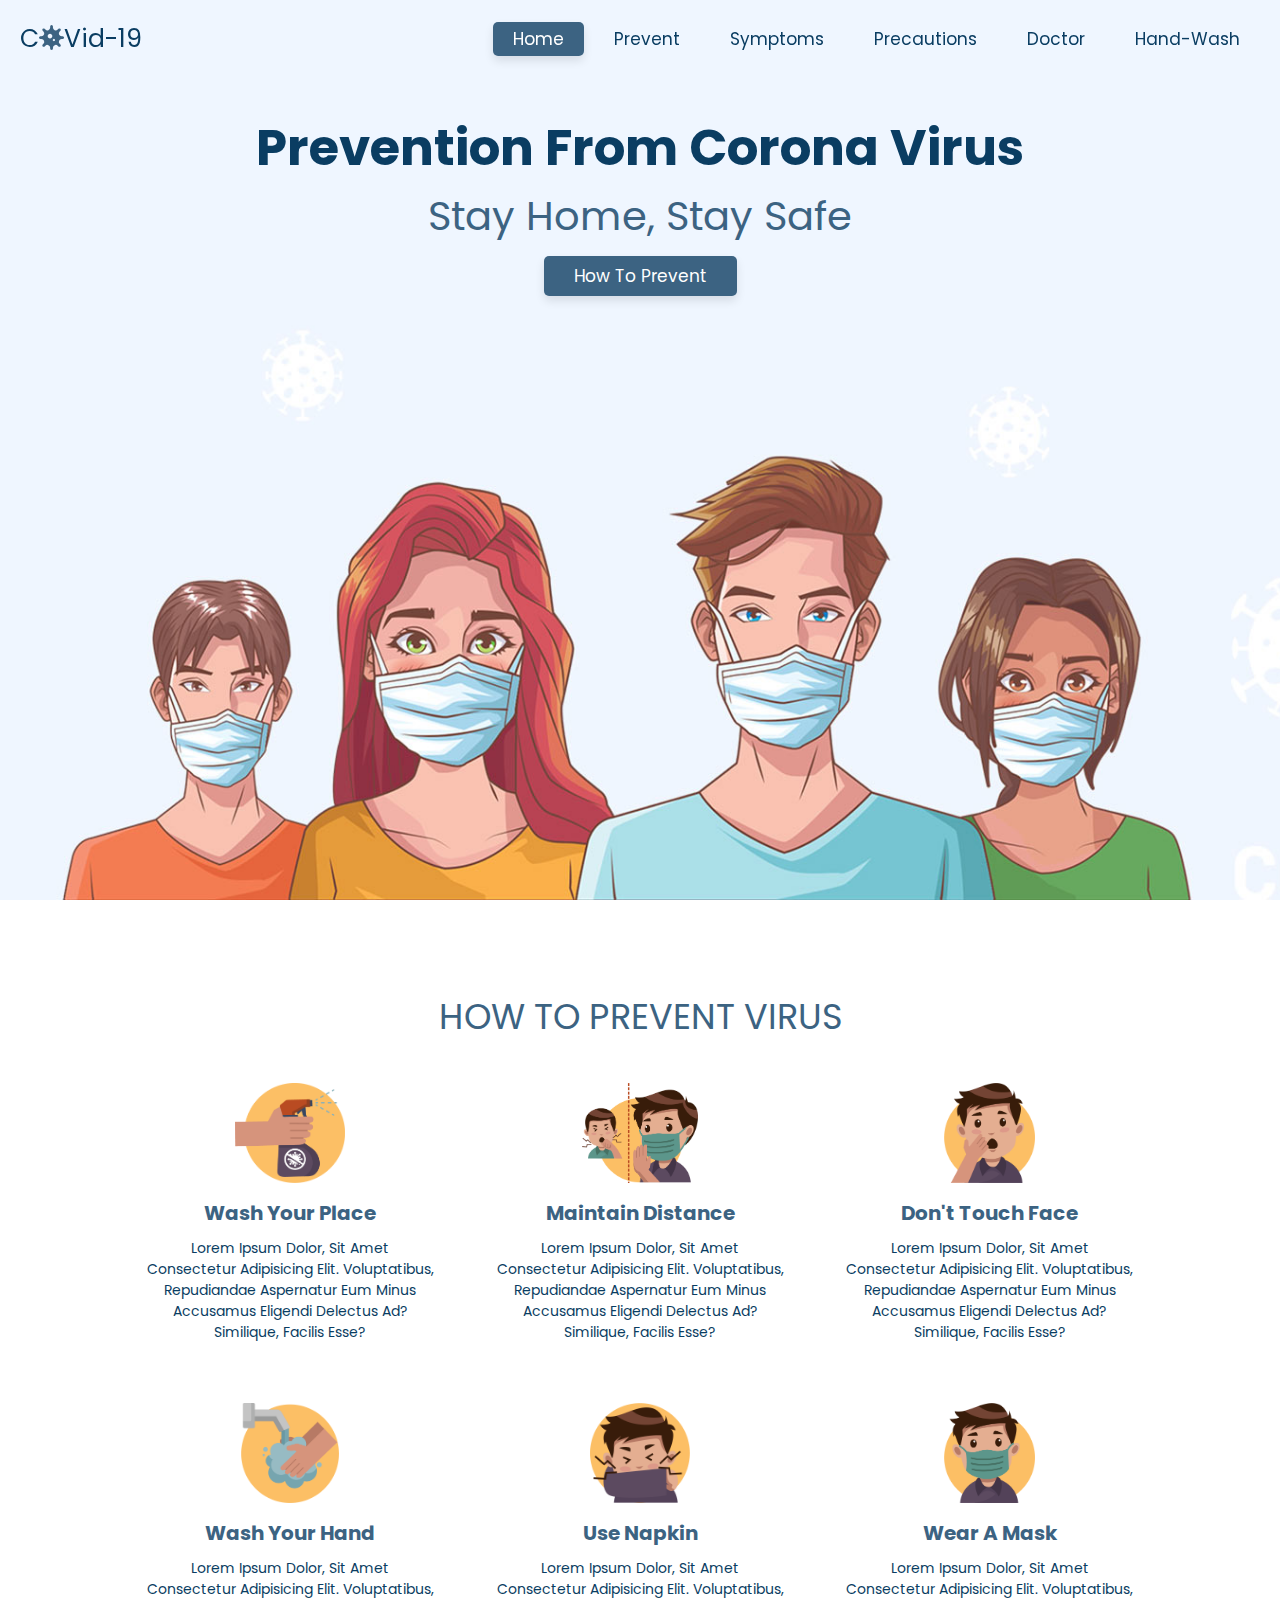
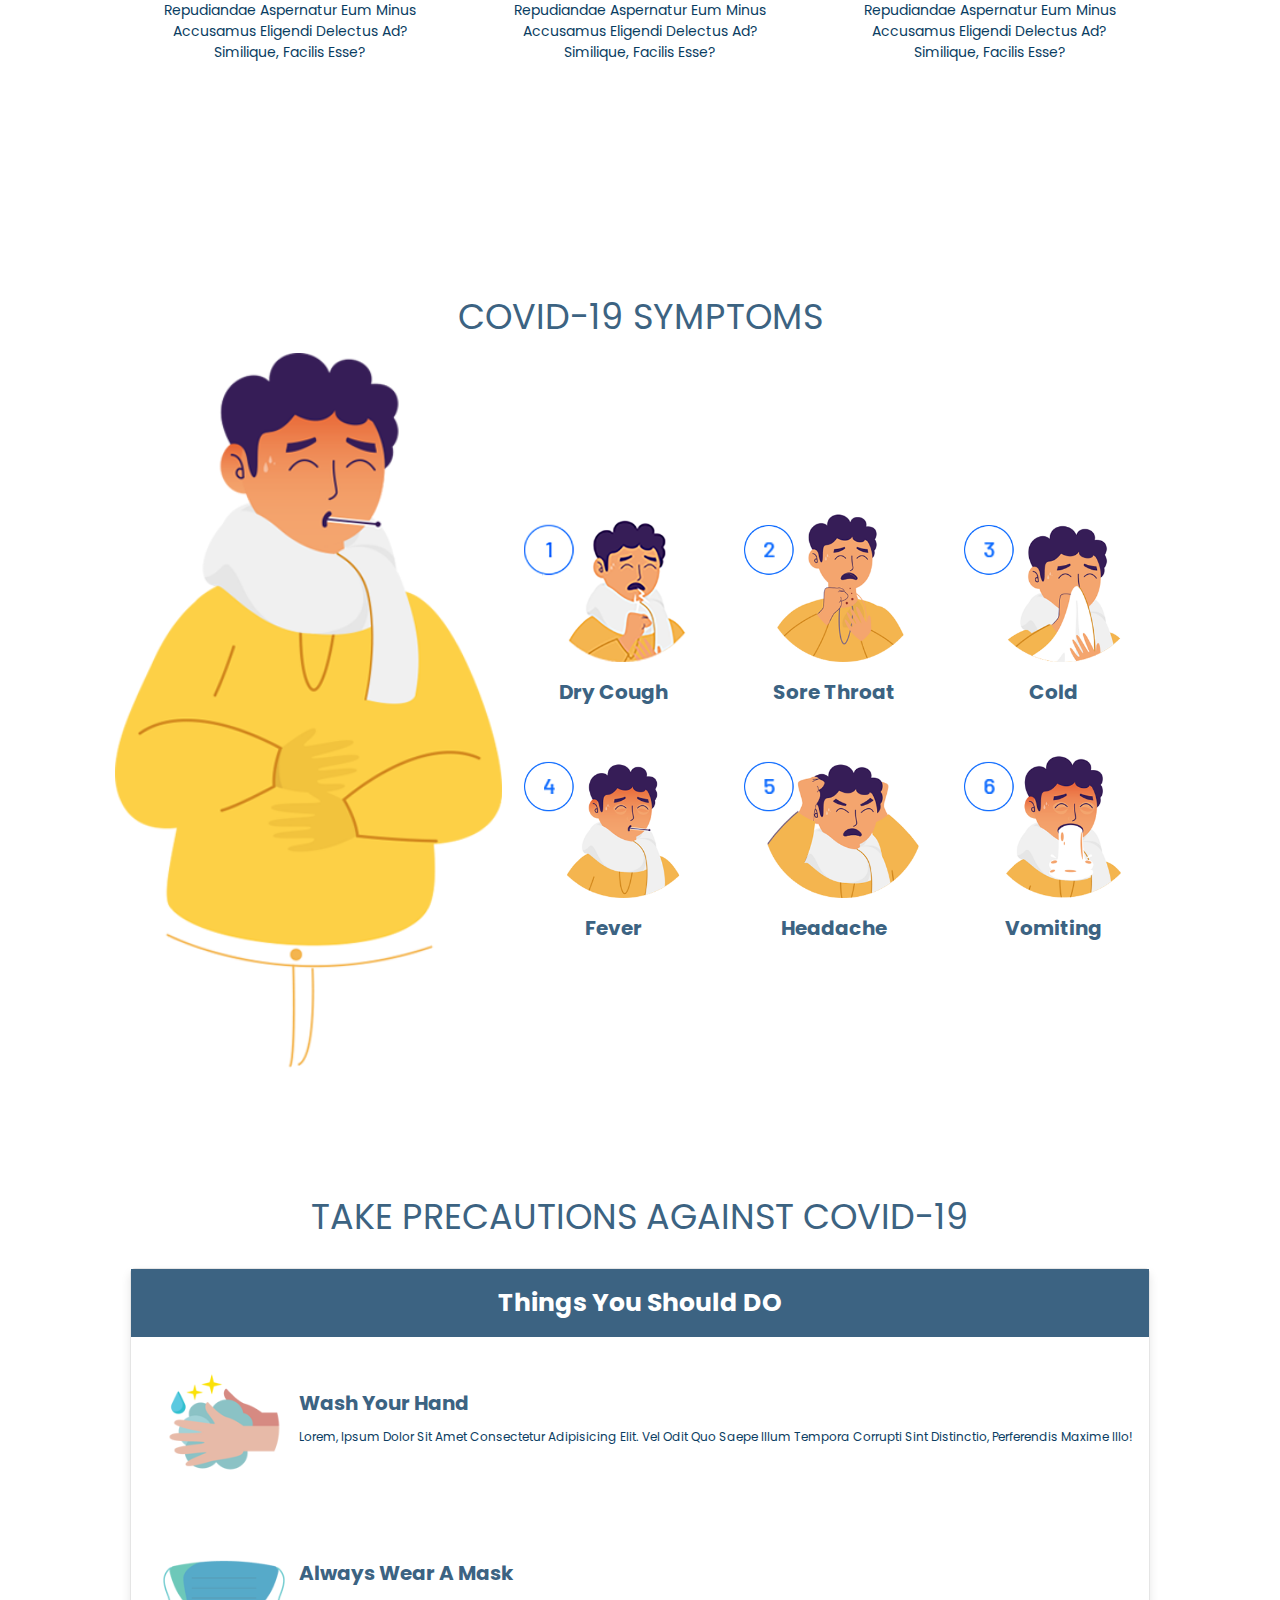
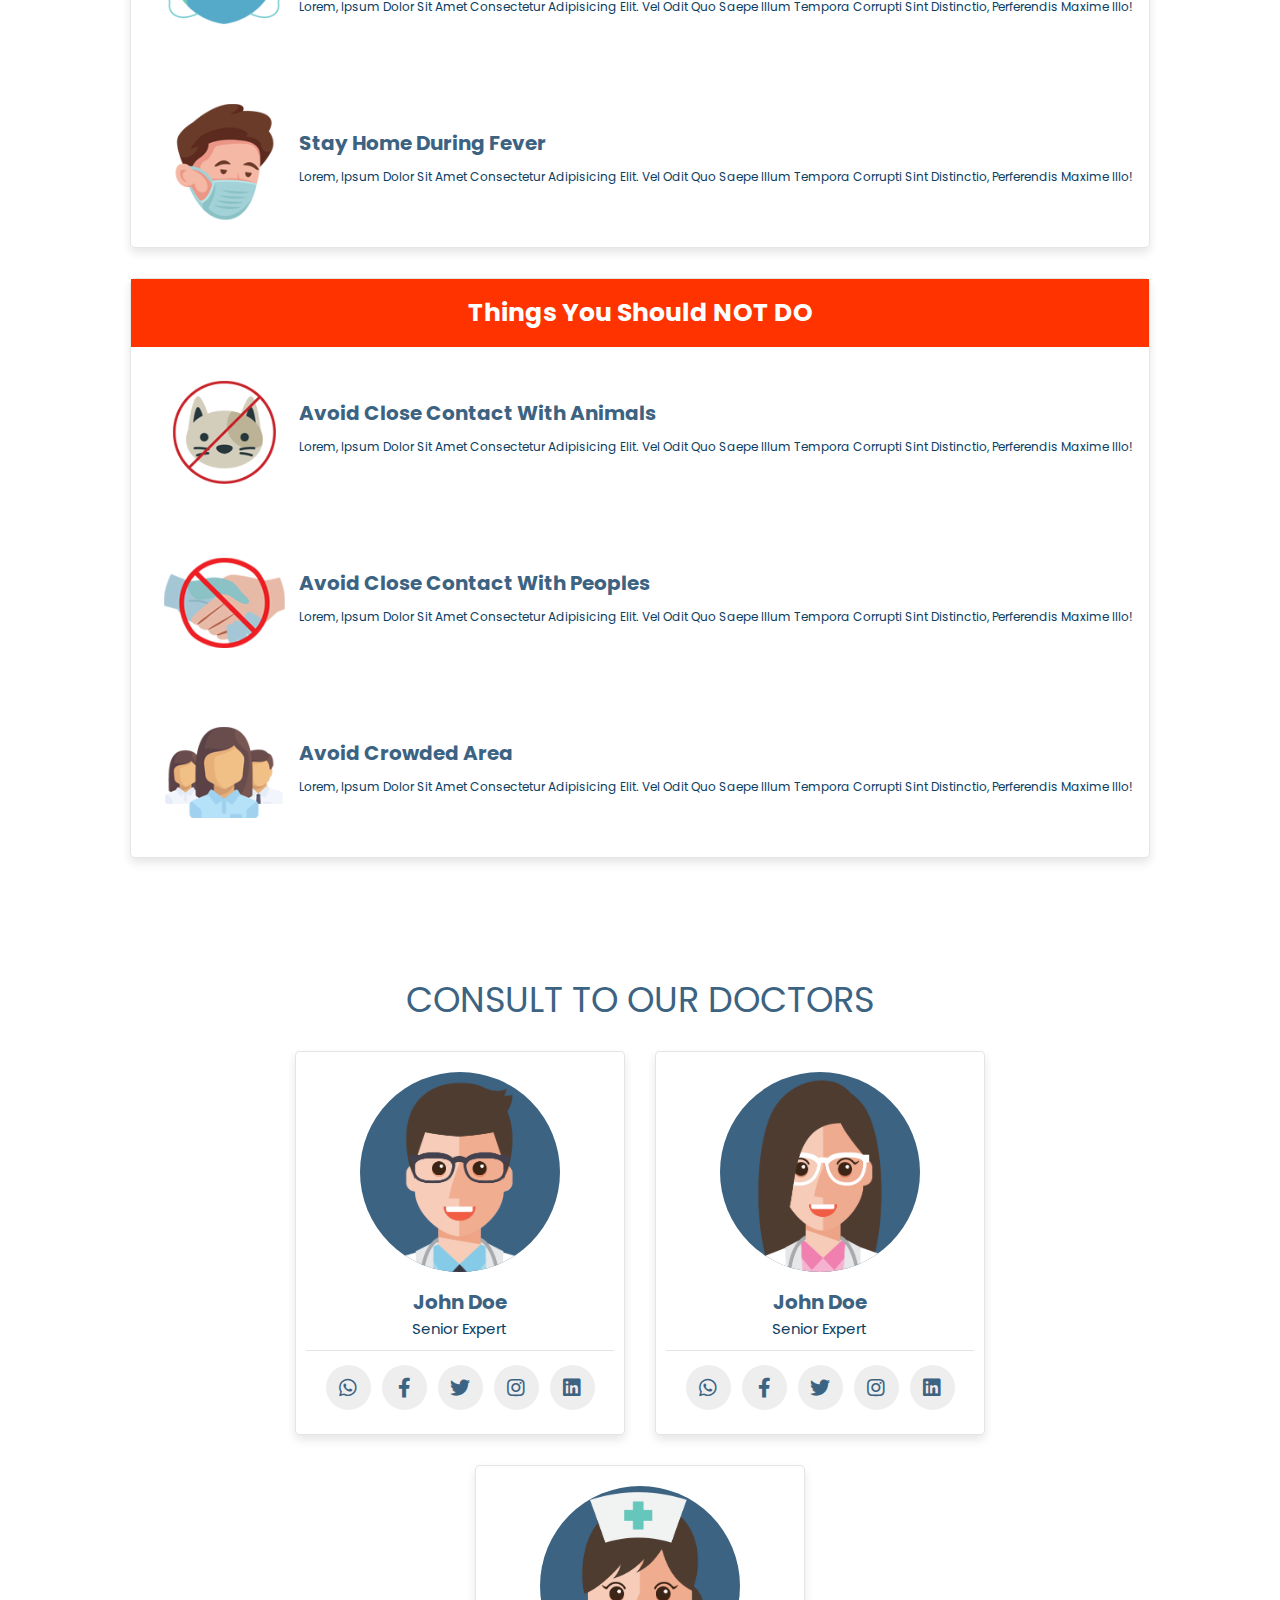
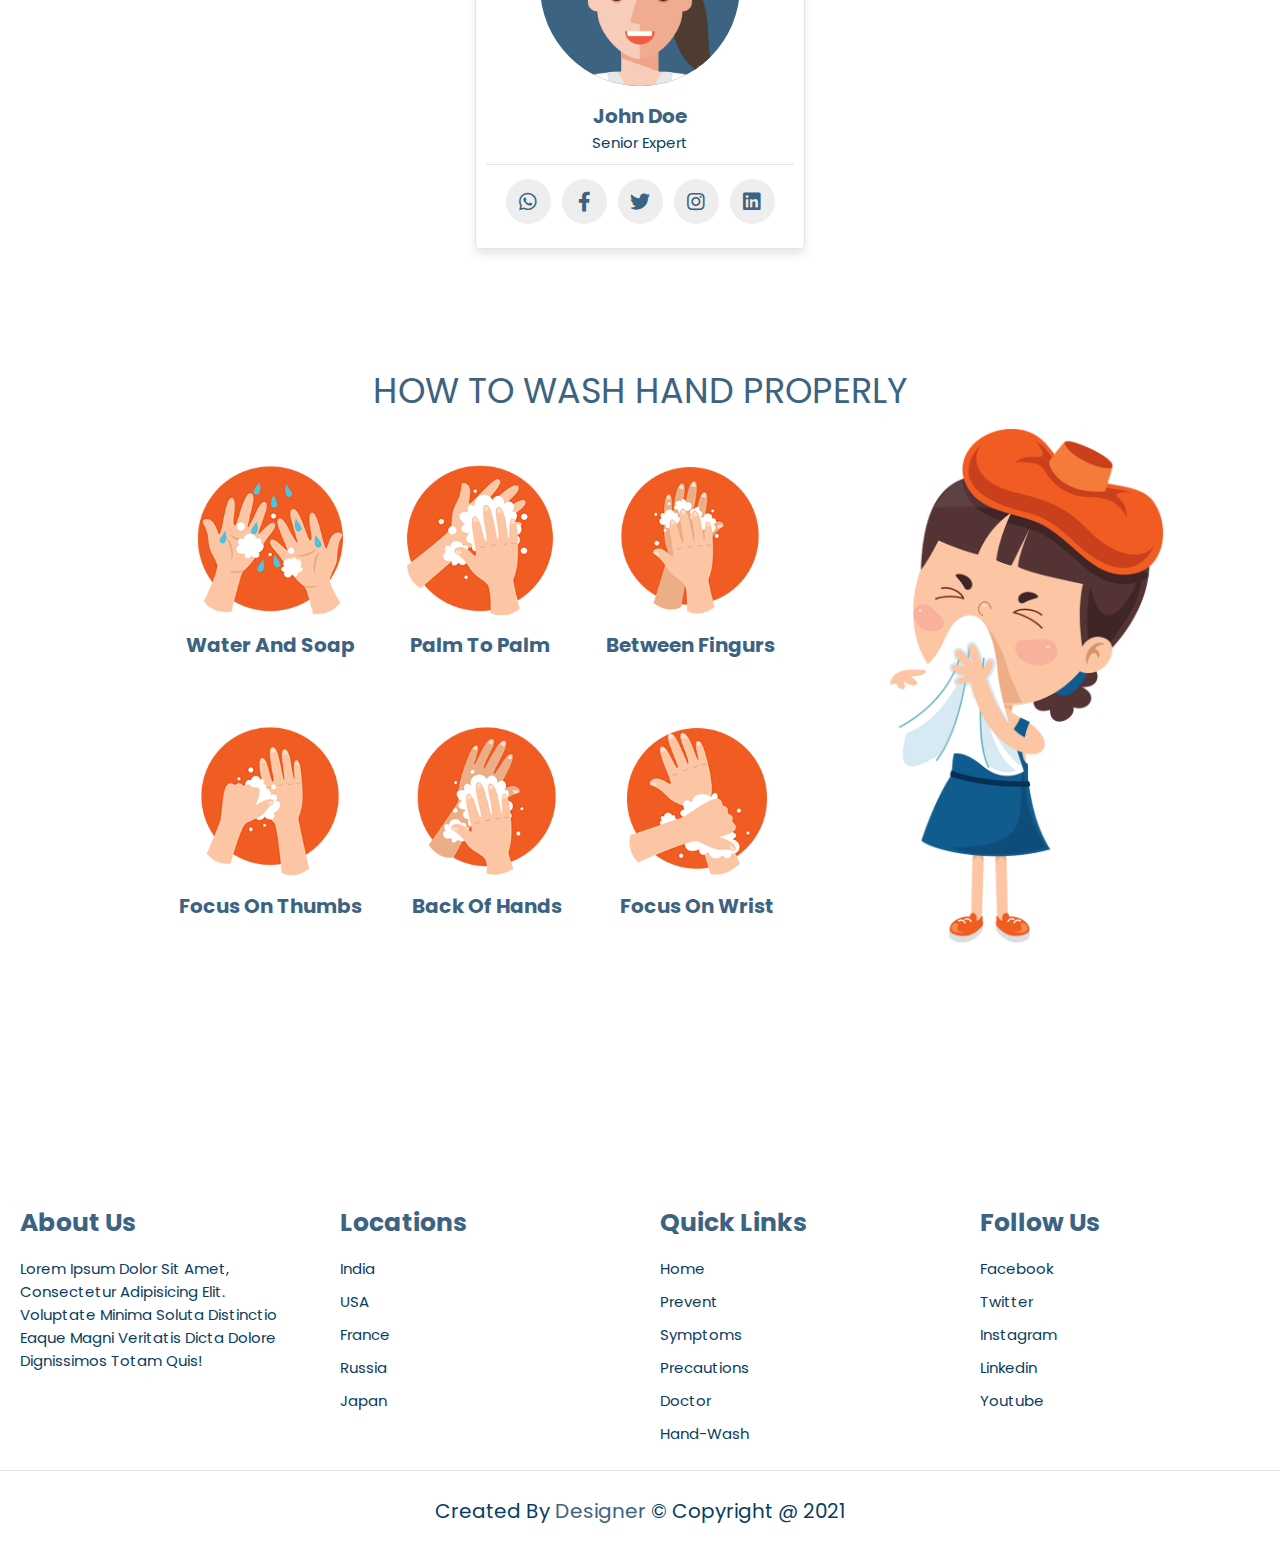
<file: Beispiel3/index.html>
<!DOCTYPE html>
<html lang="en">
<head>
    <meta charset="UTF-8">
    <meta name="viewport" content="width=device-width, initial-scale=1.0">
    <title>complete responsive covid-19 website design</title>

    <!-- font awesome cdn link  -->
    <link rel="stylesheet" href="https://cdnjs.cloudflare.com/ajax/libs/font-awesome/5.15.3/css/all.min.css">

    <!-- custom css file link  -->
    <link rel="stylesheet" href="css/style.css">

</head>
<body>
    
<!-- header section starts  -->

<header>

    <a href="#" class="logo">c<span class="fas fa-virus"></span>vid-19</a>

    <div id="menu" class="fas fa-bars"></div>

    <nav class="navbar">
        <a class="active" href="#home">home</a>
        <a href="#prevent">prevent</a>
        <a href="#symptoms">symptoms</a>
        <a href="#precautions">precautions</a>
        <a href="#doctor">doctor</a>
        <a href="#hand-wash">hand-wash</a>
    </nav>

</header>

<!-- header section ends -->

<!-- home section starts  -->

<section class="home" id="home">

    <div class="content">
        <h1>Prevention from Corona Virus</h1>
        <h3>stay home, stay safe</h3>
        <a href="#" class="btn">how to prevent</a>
    </div>

</section>

<!-- home section ends -->

<!-- prevent section starts  -->

<section class="prevent" id="prevent">

    <h1 class="heading"> how to prevent virus </h1>

    <div class="box-container">

        <div class="box">
            <img src="images/pre-1.png" alt="">
            <h3>wash your place</h3>
            <p>Lorem ipsum dolor, sit amet consectetur adipisicing elit. Voluptatibus, repudiandae aspernatur eum minus accusamus eligendi delectus ad? Similique, facilis esse?</p>
        </div>

        <div class="box">
            <img src="images/pre-2.png" alt="">
            <h3>maintain distance</h3>
            <p>Lorem ipsum dolor, sit amet consectetur adipisicing elit. Voluptatibus, repudiandae aspernatur eum minus accusamus eligendi delectus ad? Similique, facilis esse?</p>
        </div>

        <div class="box">
            <img src="images/pre-3.png" alt="">
            <h3>don't touch face</h3>
            <p>Lorem ipsum dolor, sit amet consectetur adipisicing elit. Voluptatibus, repudiandae aspernatur eum minus accusamus eligendi delectus ad? Similique, facilis esse?</p>
        </div>

        <div class="box">
            <img src="images/pre-4.png" alt="">
            <h3>wash your hand</h3>
            <p>Lorem ipsum dolor, sit amet consectetur adipisicing elit. Voluptatibus, repudiandae aspernatur eum minus accusamus eligendi delectus ad? Similique, facilis esse?</p>
        </div>

        <div class="box">
            <img src="images/pre-5.png" alt="">
            <h3>use napkin</h3>
            <p>Lorem ipsum dolor, sit amet consectetur adipisicing elit. Voluptatibus, repudiandae aspernatur eum minus accusamus eligendi delectus ad? Similique, facilis esse?</p>
        </div>

        <div class="box">
            <img src="images/pre-6.png" alt="">
            <h3>wear a mask</h3>
            <p>Lorem ipsum dolor, sit amet consectetur adipisicing elit. Voluptatibus, repudiandae aspernatur eum minus accusamus eligendi delectus ad? Similique, facilis esse?</p>
        </div>

    </div>

</section>

<!-- prevent section ends -->

<!-- symptoms section starts  -->

<section class="symptoms" id="symptoms">

    <h1 class="heading">covid-19 symptoms</h1>

    <div class="column">

        <div class="main-image">
            <img src="images/main-symp-img.png" alt="">
        </div>

        <div class="box-container">

            <div class="box">
                <img src="images/symp-a.png" alt="">
                <h3>dry cough</h3>
            </div>

            <div class="box">
                <img src="images/symp-b.png" alt="">
                <h3>sore throat</h3>
            </div>

            <div class="box">
                <img src="images/symp-c.png" alt="">
                <h3>cold</h3>
            </div>

            <div class="box">
                <img src="images/symp-d.png" alt="">
                <h3>fever</h3>
            </div>

            <div class="box">
                <img src="images/symp-e.png" alt="">
                <h3>headache</h3>
            </div>

            <div class="box">
                <img src="images/symp-f.png" alt="">
                <h3>vomiting</h3>
            </div>

        </div>

    </div>

</section>

<!-- symptoms section ends -->

<!-- precautions section starts  -->

<section class="precautions" id="precautions">

    <h1 class="heading">take precautions against covid-19</h1>

    <div class="column">

        <div class="box-container">

            <h3 class="title">things you should DO</h3>

            <div class="box">
                <img src="images/do-img1.png" alt="">
                <div class="info">
                    <h3>wash your hand</h3>
                    <p>Lorem, ipsum dolor sit amet consectetur adipisicing elit. Vel odit quo saepe illum tempora corrupti sint distinctio, perferendis maxime illo!</p>
                </div>
            </div>

            <div class="box">
                <img src="images/do-img2.png" alt="">
                <div class="info">
                    <h3>always wear a mask</h3>
                    <p>Lorem, ipsum dolor sit amet consectetur adipisicing elit. Vel odit quo saepe illum tempora corrupti sint distinctio, perferendis maxime illo!</p>
                </div>
            </div>

            <div class="box">
                <img src="images/do-img3.png" alt="">
                <div class="info">
                    <h3>stay home during fever</h3>
                    <p>Lorem, ipsum dolor sit amet consectetur adipisicing elit. Vel odit quo saepe illum tempora corrupti sint distinctio, perferendis maxime illo!</p>
                </div>
            </div>

        </div>

        <div class="box-container">

            <h3 class="title">things you should NOT DO</h3>

            <div class="box">
                <img src="images/dont-img1.png" alt="">
                <div class="info">
                    <h3>avoid close contact with animals</h3>
                    <p>Lorem, ipsum dolor sit amet consectetur adipisicing elit. Vel odit quo saepe illum tempora corrupti sint distinctio, perferendis maxime illo!</p>
                </div>
            </div>

            <div class="box">
                <img src="images/dont-img2.png" alt="">
                <div class="info">
                    <h3>avoid close contact with peoples</h3>
                    <p>Lorem, ipsum dolor sit amet consectetur adipisicing elit. Vel odit quo saepe illum tempora corrupti sint distinctio, perferendis maxime illo!</p>
                </div>
            </div>

            <div class="box">
                <img src="images/dont-img3.png" alt="">
                <div class="info">
                    <h3>avoid crowded area</h3>
                    <p>Lorem, ipsum dolor sit amet consectetur adipisicing elit. Vel odit quo saepe illum tempora corrupti sint distinctio, perferendis maxime illo!</p>
                </div>
            </div>

        </div>

    </div>

</section>

<!-- precautions section ends -->

<!-- doctor section start  -->

<section class="doctor" id="doctor">

    <h1 class="heading">consult to our doctors</h1>

    <div class="box-container">

        <div class="box">
            <img src="images/doc1.png" alt="">
            <h3>john doe</h3>
            <span>senior expert</span>
            <div class="share">
                <a href="#" class="fab fa-whatsapp"></a>
                <a href="#" class="fab fa-facebook-f"></a>
                <a href="#" class="fab fa-twitter"></a>
                <a href="#" class="fab fa-instagram"></a>
                <a href="#" class="fab fa-linkedin"></a>
            </div>
        </div>

        <div class="box">
            <img src="images/doc2.png" alt="">
            <h3>john doe</h3>
            <span>senior expert</span>
            <div class="share">
                <a href="#" class="fab fa-whatsapp"></a>
                <a href="#" class="fab fa-facebook-f"></a>
                <a href="#" class="fab fa-twitter"></a>
                <a href="#" class="fab fa-instagram"></a>
                <a href="#" class="fab fa-linkedin"></a>
            </div>
        </div>

        <div class="box">
            <img src="images/doc3.png" alt="">
            <h3>john doe</h3>
            <span>senior expert</span>
            <div class="share">
                <a href="#" class="fab fa-whatsapp"></a>
                <a href="#" class="fab fa-facebook-f"></a>
                <a href="#" class="fab fa-twitter"></a>
                <a href="#" class="fab fa-instagram"></a>
                <a href="#" class="fab fa-linkedin"></a>
            </div>
        </div>

    </div>

</section>

<!-- doctor section ends -->

<!-- hand-wash section starts  -->

<section class="hand-wash" id="hand-wash">

    <h1 class="heading">how to wash hand properly</h1>

    <div class="column">

        <div class="box-container">

            <div class="box">
                <img src="images/wash-a.png" alt="">
                <h3>water and soap</h3>
            </div>

            <div class="box">
                <img src="images/wash-b.png" alt="">
                <h3>palm to palm</h3>
            </div>

            <div class="box">
                <img src="images/wash-c.png" alt="">
                <h3>Between Fingurs</h3>
            </div>

            <div class="box">
                <img src="images/wash-d.png" alt="">
                <h3>Focus on Thumbs</h3>
            </div>

            <div class="box">
                <img src="images/wash-e.png" alt="">
                <h3>Back of Hands</h3>
            </div>

            <div class="box">
                <img src="images/wash-f.png" alt="">
                <h3>Focus on wrist</h3>
            </div>

        </div>

        <div class="main-image">
            <img src="images/main-wash-img.png" alt="">
        </div>

    </div>

</section>

<!-- hand-wash section ends -->

<!-- footer section starts  -->

<div class="footer">

    <div class="box-container">

        <div class="box">
            <h3>about us</h3>
            <p>Lorem ipsum dolor sit amet, consectetur adipisicing elit. Voluptate minima soluta distinctio eaque magni veritatis dicta dolore dignissimos totam quis!</p>
        </div>

        <div class="box">
            <h3>locations</h3>
            <a href="#">india</a>
            <a href="#">USA</a>
            <a href="#">france</a>
            <a href="#">russia</a>
            <a href="#">japan</a>
        </div>

        <div class="box">
            <h3>quick links</h3>
            <a href="#">home</a>
            <a href="#">prevent</a>
            <a href="#">symptoms</a>
            <a href="#">precautions</a>
            <a href="#">doctor</a>
            <a href="#">hand-wash</a>
        </div>

        <div class="box">
            <h3>follow us</h3>
            <a href="#">facebook</a>
            <a href="#">twitter</a>
            <a href="#">instagram</a>
            <a href="#">linkedin</a>
            <a href="#">youtube</a>
        </div>

    </div>

    <h1 class="credit"> created by <a href="#">designer</a> &copy; copyright @ 2021 </h1>

</div>

<!-- footer section ends -->

<!-- scroll top  -->

<a href="#home" class="scroll-top">
    <img src="images/scroll-img.png" alt="">
</a>
















<!-- jquery cdn link  -->
<script src="https://cdnjs.cloudflare.com/ajax/libs/jquery/3.6.0/jquery.min.js"></script>

<!-- custom js file link  -->
<script src="js/script.js"></script>


</body>
</html>
</file>
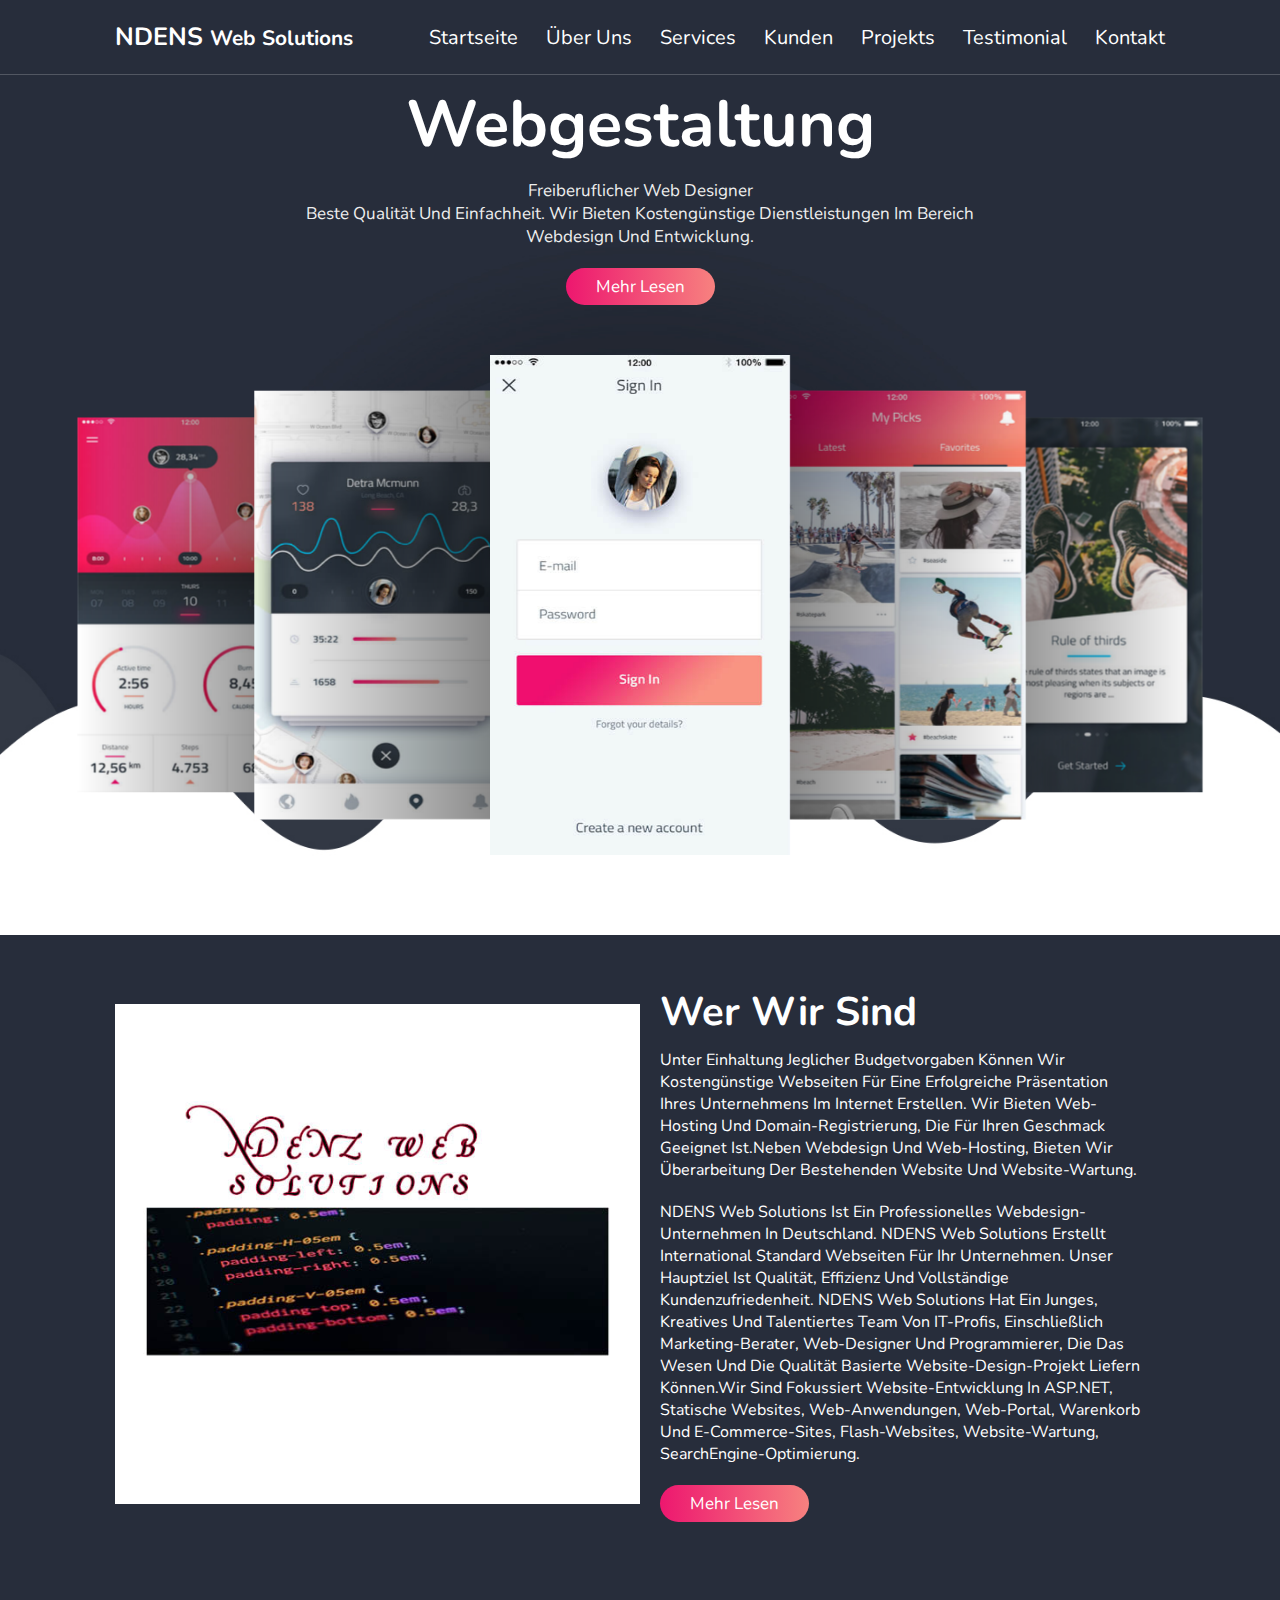
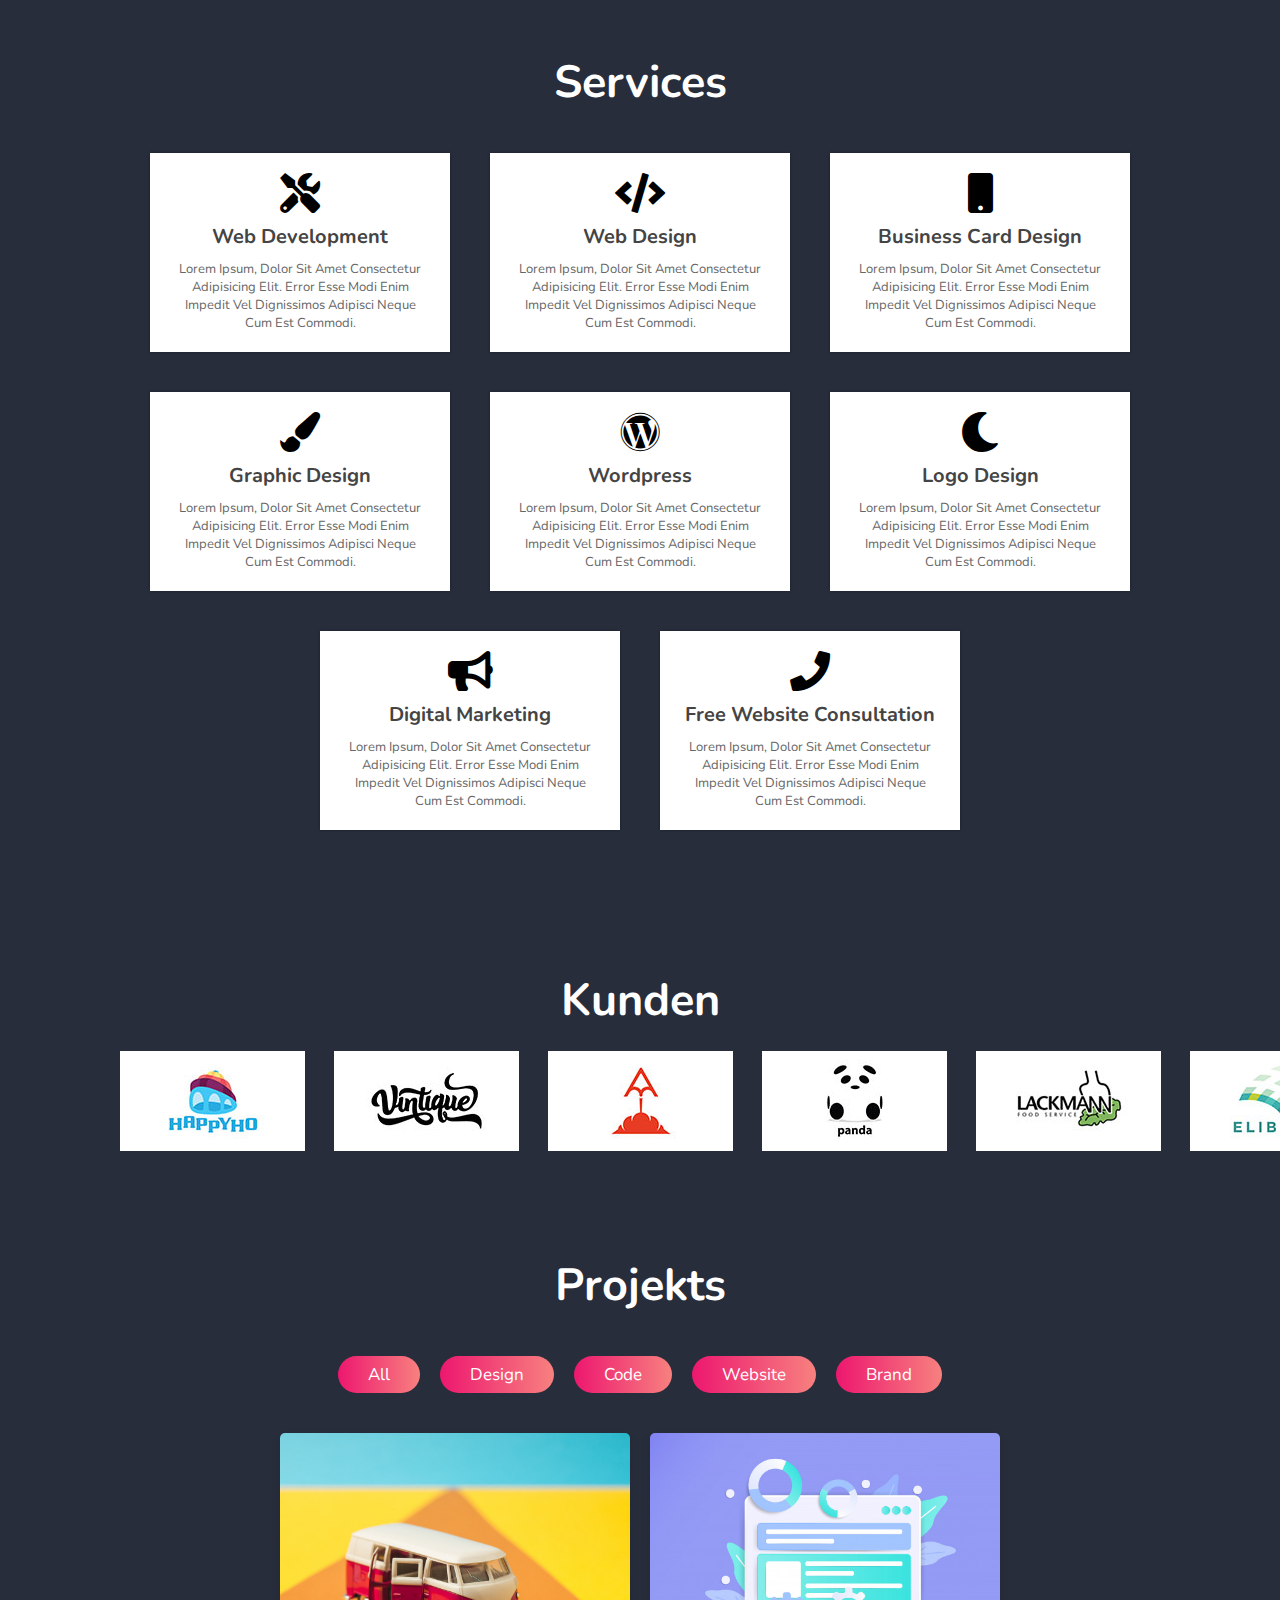
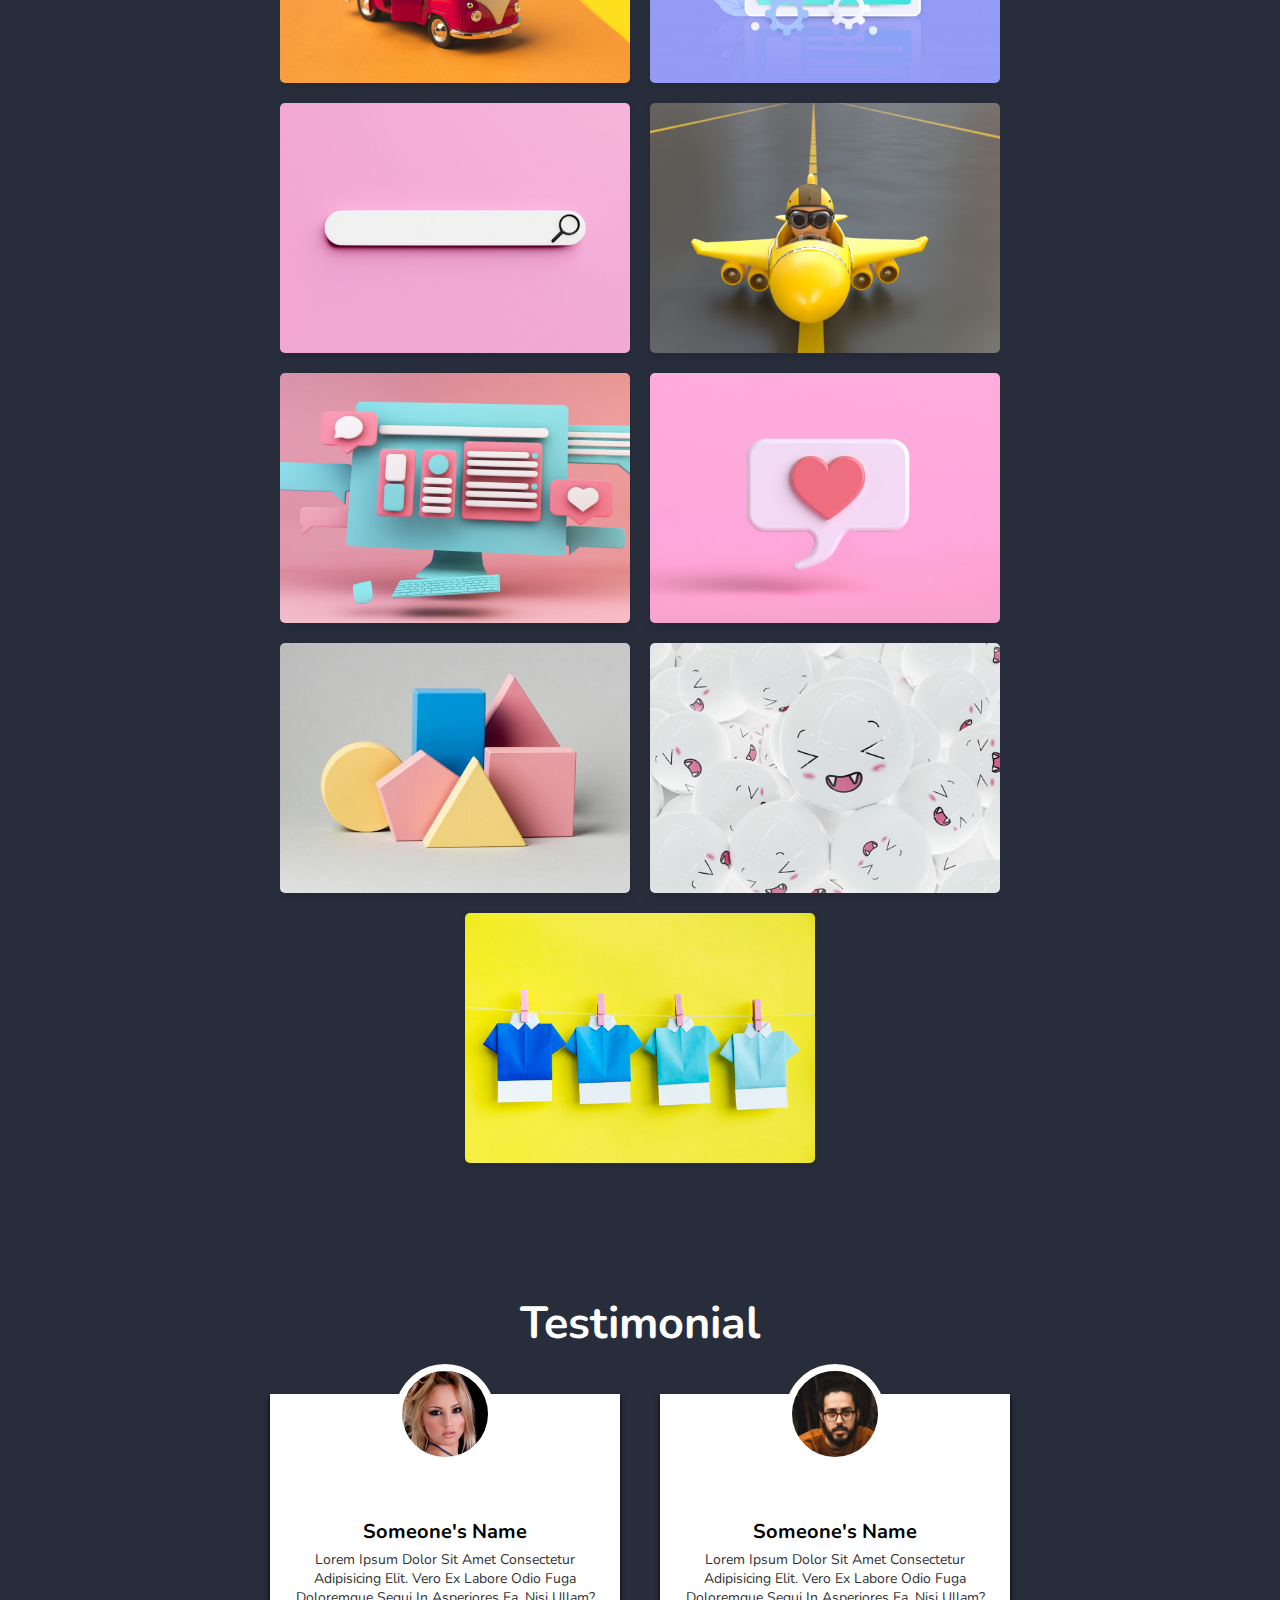
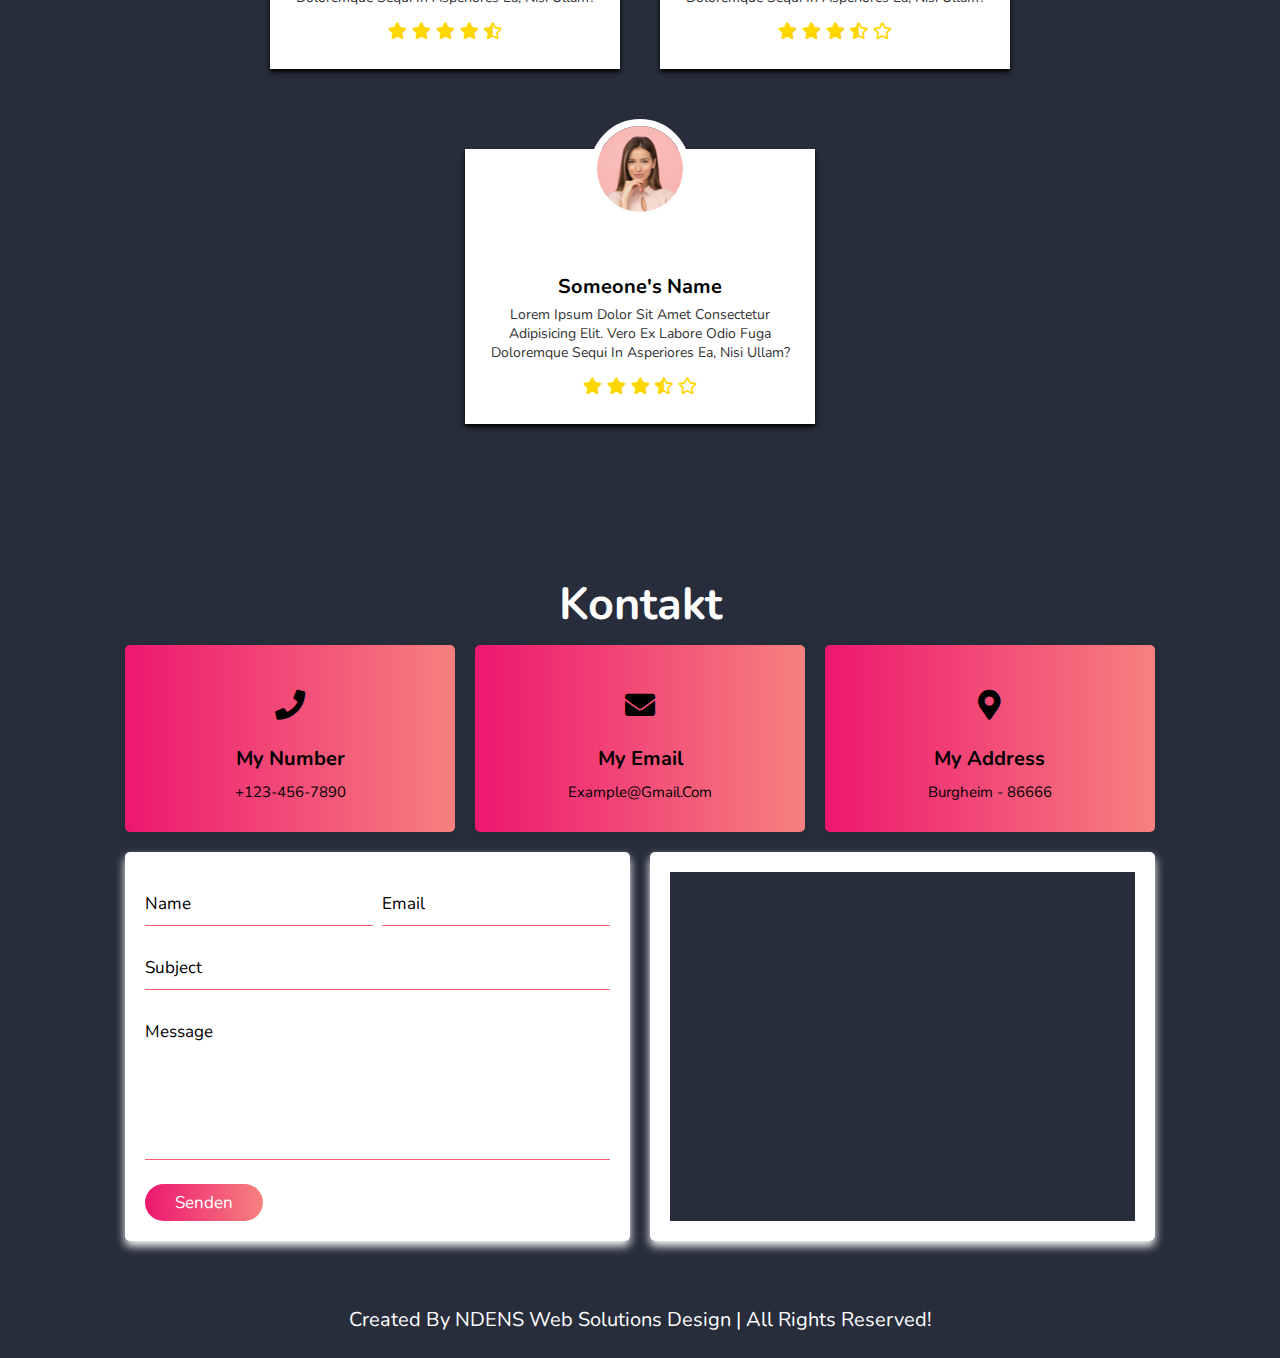
<file: design/index.html>
<!DOCTYPE html>
<html lang="en">
<head>
    <meta charset="UTF-8">
    <meta http-equiv="X-UA-Compatible" content="IE=edge">
    <meta name="viewport" content="width=device-width, initial-scale=1.0">
    <title>Ndens</title>
    <link rel="stylesheet" href="https://unpkg.com/swiper/swiper-bundle.min.css" />

    <!-- font awesome cdn link  -->
    <link rel="stylesheet" href="https://cdnjs.cloudflare.com/ajax/libs/font-awesome/5.15.3/css/all.min.css">

        <!-- custom css file link  -->
    <link rel="stylesheet" href="style.css">
</head>
<body>
    <!-- header section starts  -->

<header>

    <a href="#" class="logo">NDENS <small>web solutions</small></a>

 <div id="menu-bar" class="fas fa-bars"></div>

    <nav class="navbar">
        
        <a class="active" href="#home">Startseite</a>
        <a href="#about">Über Uns</a>
        <a href="#service">Services</a>
        <a href="#brand-container">kunden</a>
        <a href="#portfolio">Projekts</a>
        <a href="#review">Testimonial</a>
        <a href="#contact">Kontakt</a>
    </nav>   
      <!---- <div id="theme-toggler" class="fas fa-moon"></div>---->
</header>

<!-- header section ends -->

<!-- home section starts  -->

<section class="home" id="home">

    <div class="content">
        <h3>Webgestaltung</h3>
        <p>Freiberuflicher Web Designer <br>Beste Qualität und Einfachheit. Wir bieten kostengünstige Dienstleistungen im Bereich Webdesign und entwicklung.</p>
        <a href="#" class="btn">Mehr lesen</a>
    </div>

    <div class="swiper-container image-slider">
        <div class="swiper-wrapper">
            <div class="swiper-slide"><img src="img/shot-01.jpg" alt=""></div>
            <div class="swiper-slide"><img src="img/shot-02.jpg" alt=""></div>
            <div class="swiper-slide"><img src="img/shot-03.jpg" alt=""></div>
            <div class="swiper-slide"><img src="img/shot-04.jpg" alt=""></div>
            <div class="swiper-slide"><img src="img/shot-05.jpg" alt=""></div>
        </div>
    </div>

</section>

<!-- home section ends -->

<!-- about section starts  -->

<section class="about" id="about">
 

    <div class="image" data-aos="fade-right"></div>

    <div class="content" data-aos="fade-left">
        <h3>Wer wir sind</h3>
        <p>Unter Einhaltung jeglicher Budgetvorgaben können wir kostengünstige Webseiten für eine erfolgreiche Präsentation Ihres Unternehmens im Internet erstellen. Wir bieten Web-Hosting und Domain-Registrierung, die für Ihren Geschmack geeignet ist.Neben Webdesign und Web-Hosting, bieten wir Überarbeitung der bestehenden Website und Website-Wartung.</p>
        <p>NDENS web solutions ist ein professionelles Webdesign-Unternehmen in Deutschland. NDENS web solutions erstellt International Standard Webseiten für Ihr Unternehmen. Unser Hauptziel ist Qualität, Effizienz und vollständige Kundenzufriedenheit. NDENS Web Solutions hat ein junges, kreatives und talentiertes Team von IT-Profis, einschließlich Marketing-Berater, Web-Designer und Programmierer, die das Wesen und die Qualität basierte Website-Design-Projekt liefern können.Wir sind fokussiert Website-Entwicklung in ASP.NET, statische Websites, Web-Anwendungen, Web-Portal, Warenkorb und E-Commerce-Sites, Flash-Websites, Website-Wartung, SearchEngine-Optimierung.</p>
        <a href="#"><button class="btn">Mehr lesen</button></a>
    </div>

</section>

<!-- about section ends -->


<!-- service section starts  -->

<section class="service" id="service">
    <div class="content">
        <h1>Services</h1>
    </div>
    <div class="box-container">

        <div class="box">
            <i class="fas fa-tools"></i>
            <h3>web development</h3>
            <p>Lorem ipsum, dolor sit amet consectetur adipisicing elit. Error esse modi enim impedit vel dignissimos adipisci neque cum est commodi.</p>
        </div>

        <div class="box">
            <i class="fas fa-code"></i>
            <h3>web design</h3>
            <p>Lorem ipsum, dolor sit amet consectetur adipisicing elit. Error esse modi enim impedit vel dignissimos adipisci neque cum est commodi.</p>
        </div>

        <div class="box">
            <i class="fas fa-mobile"></i>
            <h3>Business Card design</h3>
            <p>Lorem ipsum, dolor sit amet consectetur adipisicing elit. Error esse modi enim impedit vel dignissimos adipisci neque cum est commodi.</p>
        </div>

        <div class="box">
            <i class="fas fa-paint-brush"></i>
            <h3>graphic design</h3>
            <p>Lorem ipsum, dolor sit amet consectetur adipisicing elit. Error esse modi enim impedit vel dignissimos adipisci neque cum est commodi.</p>
        </div>

        <div class="box">
            <i class="fab fa-wordpress"></i>
            <h3>wordpress</h3>
            <p>Lorem ipsum, dolor sit amet consectetur adipisicing elit. Error esse modi enim impedit vel dignissimos adipisci neque cum est commodi.</p>
        </div>

        <div class="box">
            <i class="fas fa-moon"></i>
            <h3>Logo Design</h3>
            <p>Lorem ipsum, dolor sit amet consectetur adipisicing elit. Error esse modi enim impedit vel dignissimos adipisci neque cum est commodi.</p>
        </div>
        <div class="box">
            <i class="fas fa-bullhorn"></i>
            <h3>Digital Marketing</h3>
            <p>Lorem ipsum, dolor sit amet consectetur adipisicing elit. Error esse modi enim impedit vel dignissimos adipisci neque cum est commodi.</p>
        </div>
        <div class="box">
            <i class="fas fa-phone"></i>
            <h3>Free Website Consultation</h3>
            <p>Lorem ipsum, dolor sit amet consectetur adipisicing elit. Error esse modi enim impedit vel dignissimos adipisci neque cum est commodi.</p>
        </div>

    </div>

</section>

<!-- service section ends -->

<!-- brand section  -->
<section class="brand-container" id="brand-container">
    <div class="content">
        <h1>Kunden</h1>
    </div>
    <div class="swiper-container brand-slider">
        <div class="swiper-wrapper">
            <div class="swiper-slide"><img src="img/1.jpg" alt=""></div>
            <div class="swiper-slide"><img src="img/2.jpg" alt=""></div>
            <div class="swiper-slide"><img src="img/3.jpg" alt=""></div>
            <div class="swiper-slide"><img src="img/4.jpg" alt=""></div>
            <div class="swiper-slide"><img src="img/5.jpg" alt=""></div>
            <div class="swiper-slide"><img src="img/6.jpg" alt=""></div>
        </div>
    </div>

</section>

<!-- portfolio section starts  -->

<section class="portfolio" id="portfolio">

    <div class="content">
        <h1>Projekts</h1>
    </div>

    <div class="button-container">
        <div class="btn" data-filter="all">all</div>
        <div class="btn" data-filter="design">design</div>
        <div class="btn" data-filter="code">code</div>
        <div class="btn" data-filter="website">website</div>
        <div class="btn" data-filter="brand">brand</div>
    </div>

    <div class="image-container">

        <div class="box design">
            <img src="img/img1.jpg" alt="">
            <div class="info">
                <h3>PROJECT TITLE</h3>
            </div>
        </div>

        <div class="box design">
            <img src="img/img2.jpg" alt="">
            <div class="info">
                <h3>PROJECT TITLE</h3>
            </div>
        </div>

        <div class="box design">
            <img src="img/img3.jpg" alt="">
            <div class="info">
                <h3>PROJECT TITLE</h3>
            </div>
        </div>

        <div class="box code">
            <img src="img/img4.jpg" alt="">
            <div class="info">
                <h3>PROJECT TITLE</h3>
            </div>
        </div>

        <div class="box code">
            <img src="img/img5.jpg" alt="">
            <div class="info">
                <h3>PROJECT TITLE</h3>
            </div>
        </div>

        <div class="box website">
            <img src="img/img6.jpg" alt="">
            <div class="info">
                <h3>PROJECT TITLE</h3>
            </div>
        </div>

        <div class="box brand">
            <img src="img/img7.jpg" alt="">
            <div class="info">
                <h3>PROJECT TITLE</h3>
            </div>
        </div>

        <div class="box brand">
            <img src="img/img8.jpg" alt="">
            <div class="info">
                <h3>PROJECT TITLE</h3>
            </div>
        </div>

        <div class="box brand">
            <img src="img/img9.jpg" alt="">
            <div class="info">
                <h3>PROJECT TITLE</h3>
            </div>
        </div>

    </div>

</section>

<!-- portfolio section ends -->

<!-- review section starts  -->

<section id="review" class="review">

    <div class="content">
        <h1>Testimonial</h1>
    </div>
    
    
    <div class="box-container">
    
        <div class="box">
            <div class="image">
                <img src="img/user1.jpg" alt="">
            </div>
            <div class="content">
                <h3>someone's name</h3>
                <p>Lorem ipsum dolor sit amet consectetur adipisicing elit. Vero ex labore odio fuga doloremque sequi in asperiores ea, nisi ullam?</p>
                <div class="stars">
                    <i class="fas fa-star"></i>
                    <i class="fas fa-star"></i>
                    <i class="fas fa-star"></i>
                    <i class="fas fa-star"></i>
                    <i class="fas fa-star-half-alt"></i>
                </div>
            </div>
        </div>
    
        <div class="box">
            <div class="image">
                <img src="img/user2.jpg" alt="">
            </div>
            <div class="content">
                <h3>someone's name</h3>
                <p>Lorem ipsum dolor sit amet consectetur adipisicing elit. Vero ex labore odio fuga doloremque sequi in asperiores ea, nisi ullam?</p>
                <div class="stars">
                    <i class="fas fa-star"></i>
                    <i class="fas fa-star"></i>
                    <i class="fas fa-star"></i>
                    <i class="fas fa-star-half-alt"></i>
                    <i class="far fa-star"></i>
                </div>
            </div>
        </div>
    
        <div class="box">
            <div class="image">
                <img src="img/user-3.png" alt="">
            </div>
            <div class="content">
                <h3>someone's name</h3>
                <p>Lorem ipsum dolor sit amet consectetur adipisicing elit. Vero ex labore odio fuga doloremque sequi in asperiores ea, nisi ullam?</p>
                <div class="stars">
                    <i class="fas fa-star"></i>
                    <i class="fas fa-star"></i>
                    <i class="fas fa-star"></i>
                    <i class="fas fa-star-half-alt"></i>
                    <i class="far fa-star"></i>
                </div>
            </div>
        </div>
    
    </div>
    
    </section>
    
    <!-- review section ends -->

<!-- contact section starts  -->

<section class="contact" id="contact">

    <div class="content">
        <h1>Kontakt</h1>
    </div>

    <div class="box-container">
        
        <div class="box">
            <i class="fas fa-phone"></i>
            <h3>my number</h3>
            <p>+123-456-7890</p>
        </div>

        <div class="box">
            <i class="fas fa-envelope"></i>
            <h3>my email</h3>
            <p>example@gmail.com</p>
        </div>

        <div class="box">
            <i class="fas fa-map-marker-alt"></i>
            <h3>my address</h3>
            <p>Burgheim - 86666</p>
        </div>

    </div>

    <div class="row">

        <form action="">
            <div class="inputBox">
                <input type="text" placeholder="name">
                <input type="email" placeholder="email">
            </div>
            <input type="text" placeholder="subject">
            <textarea name="" id="" cols="30" rows="10" placeholder="message"></textarea>
            <button class="btn"> senden </button>
        </form>
        <iframe class="map" src="https://www.google.com/maps/embed?pb=!1m18!1m12!1m3!1d1342555.6623096867!2d10.287073731709784!3d48.9119812645503!2m3!1f0!2f0!3f0!3m2!1i1024!2i768!4f13.1!3m3!1m2!1s0x479f044c0fdf53a9%3A0x11d25a409387960!2sBayern!5e0!3m2!1sde!2sde!4v1622638914862!5m2!1sde!2sde" allowfullscreen="" loading="lazy"></iframe>
        

    </div>

</section>

<!-- contact section ends -->
<!-- footer section  -->

<div class="footer">created by <span> NDENS web solutions design </span> | all rights reserved!</div>

<!-- scroll top  -->
<a href="#home" class="scroll-top">
    <img src="img/scroll-img.png" alt="">
</a>

<!-- script part  -->

<script src="https://unpkg.com/swiper/swiper-bundle.min.js"></script>

<script>

var swiper = new Swiper(".image-slider", {
    effect: "coverflow",
    grabCursor: true,
    centeredSlides: true,
    slidesPerView: "auto",
    coverflowEffect: {
        rotate: 0,
        stretch: 0,
        depth: 100,
        modifier: 2,
        slideShadows: true,
    },
    loop:true,
    autoplay: {
          delay: 2000,
          disableOnInteraction: false,
    },
});    

let menu = document.querySelector('#menu-bar');
let navbar = document.querySelector('.navbar');

menu.addEventListener('click', () =>{
    menu.classList.toggle('fa-times');
    navbar.classList.toggle('nav-toggle');
});

window.onscroll = () =>{
    menu.classList.remove('fa-times');
    navbar.classList.remove('nav-toggle');
}

</script>
<!-- jquery cdn link  -->
<script src="https://cdnjs.cloudflare.com/ajax/libs/jquery/3.6.0/jquery.min.js"></script>

<!-- custom js file link  -->
<script src="script.js"></script>
</body>
</html>
</file>
<file: Beispiel3/css/style.css>
@import url('https://fonts.googleapis.com/css2?family=Poppins:wght@100;200;300;400&display=swap');

:root{
    --blue:#3c6382;
    --dark-blue:#0a3d62;
}

*{
    font-family: 'Poppins', sans-serif;
    margin:0; padding:0;
    box-sizing: border-box;
    text-decoration: none;
    outline: none;
    border:none;
    text-transform: capitalize;
    transition: all .3s cubic-bezier(.38,1.15,.7,1.12);
}

*::selection{
    background:var(--dark-blue);
    color:#fff;
}

html{
    font-size: 62.5%;
    overflow-x: hidden;
}

section{
    min-height: 100vh;
    padding:1rem 9%;
    padding-top: 8rem;
}

.heading{
    text-align: center;
    color:var(--blue);
    font-size: 3.5rem;
    text-transform: uppercase;
    font-weight: normal;
    padding:1rem;
}

header{
    width:100%;
    display: flex;
    align-items: center;
    justify-content: space-between;
    position: fixed;
    top:0; left:0;
    z-index: 1000;
    padding:2rem;
}

header .logo{
    font-size: 2.5rem;
    color:var(--dark-blue);
}

header .logo span{
    color:var(--blue);
}

header .navbar a{
    font-size: 1.7rem;
    margin-left: .7rem;
    padding:.5rem 2rem;
    border-radius: .5rem;
    color:var(--dark-blue);
}

header .navbar a.active,
header .navbar a:hover{
    background: var(--blue);
    color:#fff;
    box-shadow: 0 .5rem 1rem rgba(0,0,0,.1);
}

header.sticky{
    background:#fff;
    box-shadow: 0 .5rem 1rem rgba(0,0,0,.1);
}

#menu{
    font-size: 3rem;
    color:var(--blue);
    cursor: pointer;
    display: none;
}

.home{
    background:url(../images/home-bg.jpg) no-repeat;
    background-size: cover;
    background-position: center;
    background-attachment: fixed;
}

.home .content{
    text-align: center;
    padding-top: 3rem;
}

.home .content h1{
    font-size: 5rem;
    color:var(--dark-blue);
}

.home .content h3{
    font-size: 4rem;
    color:var(--blue);
    font-weight: normal;
}

.home .content .btn{
    display: inline-block;
    padding:.7rem 3rem;
    color:#fff;
    background:var(--blue);
    border-radius: .5rem;
    box-shadow: 0 .5rem 1rem rgba(0,0,0,.1);
    margin-top: 1rem;
    font-size: 1.7rem;
}

.home .content .btn:hover{
    background:var(--dark-blue);
}

.prevent .box-container{
    display: flex;
    align-items: center;
    justify-content: center;
    flex-wrap: wrap;
}

.prevent .box-container .box{
    flex:1 1 30rem;
    border-radius: .5rem;
    margin:1rem;
    padding:1rem;
    text-align: center;
}

.prevent .box-container .box img{
    height:12rem;
    padding:1rem;
}

.prevent .box-container .box h3{
    color:var(--blue);
    font-size: 2rem;
}

.prevent .box-container .box p{
    color:var(--dark-blue);
    font-size: 1.4rem;
    padding:1rem;
}

.prevent .box-container .box:hover{
    box-shadow: 0 .5rem 1rem rgba(0,0,0,.1);
}

.symptoms{
    background:url(../images/background-img.jpg) no-repeat;
    background-size: cover;
    background-position: center;
    background-attachment: fixed;
}

.symptoms .column{
    display: flex;
    align-items: center;
    justify-content: center;
}

.symptoms .column .main-image img{
    width: 43vh;
}

.symptoms .column .box-container{
    display: flex;
    align-items: center;
    justify-content: center;
    flex-wrap: wrap;
}

.symptoms .column .box-container .box{
    margin:1rem;
    text-align: center;
}

.symptoms .column .box-container .box img{
    width:20rem;
    padding:1rem;
}

.symptoms .column .box-container .box h3{
    font-size: 2rem;
    color:var(--blue);
}

.precautions .column{
    display: flex;
    justify-content: center;
    flex-wrap: wrap;
}

.precautions .column .box-container{
    margin:1.5rem;
    flex:1 1 50rem;
    border:.1rem solid rgba(0,0,0,.1);
    box-shadow: 0 .5rem 1rem rgba(0,0,0,.1);
    border-radius: .5rem;
}

.precautions .column .box-container .title{
    padding:1.5rem .5rem;
    text-align: center;
    font-size: 2.5rem;
    background:var(--blue);
    color:#fff;
}

.precautions .column .box-container:last-child .title{
    background:#ff3300;
}

.precautions .column .box-container .box{
    display: flex;
    justify-content: center;
    align-items: center;
    padding:1rem;
}

.precautions .column .box-container .box img{
    width:15rem;
    padding:1rem;
}

.precautions .column .box-container .box h3{
    font-size: 2rem;
    color:var(--blue);
}

.precautions .column .box-container .box p{
    font-size: 1.2rem;
    color:var(--dark-blue);
    padding:1rem 0;
}

.doctor{
    background:url(../images/background-img.jpg) no-repeat;
    background-size: cover;
    background-position: center;
    background-attachment: fixed;
}

.doctor .box-container{
    display: flex;
    justify-content: center;
    align-items: center;
    flex-wrap: wrap;
}

.doctor .box-container .box{
    border-radius: .5rem;
    box-shadow: 0 .5rem 1rem rgba(0,0,0,.1);
    padding:1rem;
    margin:1.5rem;
    text-align: center;
    background:#fff;
    border:.1rem solid rgba(0,0,0,.1);
    width:33rem;
}

.doctor .box-container .box img{
    margin:1rem;
    border-radius: 50%;
    height:20rem;
    width:20rem;
    object-fit: cover;
    background:var(--blue);
}

.doctor .box-container .box h3{
    font-size: 2rem;
    color:var(--blue);
}

.doctor .box-container .box span{
    font-size: 1.5rem;
    color:var(--dark-blue);
}

.doctor .box-container .box .share{
    border-top: .1rem solid rgba(0,0,0,.1);
    padding:1rem;
    margin-top: 1rem;
}

.doctor .box-container .box .share a{
    border-radius: 50%;
    height: 4.5rem;
    width:4.5rem;
    line-height: 4.5rem;
    font-size: 2rem;
    margin: .4rem;
    background:#eee;
    color:var(--blue);
}

.doctor .box-container .box .share a:hover{
    background:var(--blue);
    color:#fff;
    transform: rotate(360deg);
}

.hand-wash .column{
    display: flex;
    justify-content: center;
}

.hand-wash .column .main-image img{
    width:25vw;
}

.hand-wash .column .box-container{
    display: flex;
    justify-content: center;
    align-items: center;
    flex-wrap: wrap;
}

.hand-wash .column .box-container .box{
    text-align: center;
    margin:2rem;
}

.hand-wash .column .box-container .box img{
    width: 17rem;
    height: 17rem;
    padding:1rem;
}

.hand-wash .column .box-container .box h3{
    font-size: 2rem;
    color:var(--blue);
}

.footer{
    background:url(../images/background-img.jpg) no-repeat;
    background-size: cover;
    background-position: center;
    background-attachment: fixed;
}

.footer .box-container{
    display: flex;
    flex-wrap: wrap;
}

.footer .box-container .box{
    flex:1 1 25rem;
    margin:2rem;
}

.footer .box-container .box h3{
    font-size: 2.5rem;
    color:var(--blue);
    padding:1rem 0;
}

.footer .box-container .box p{
    font-size: 1.5rem;
    color:var(--dark-blue);
    padding:.5rem 0;
}

.footer .box-container .box a{
    font-size: 1.5rem;
    color:var(--dark-blue);
    padding:.5rem 0;
    display: block;
}

.footer a:hover{
    text-decoration: underline;
}

.footer .credit{
    font-size: 2rem;
    font-weight: normal;
    text-align: center;
    border-top: .1rem solid rgba(0,0,0,.1);
    padding:2.5rem 1rem;
    color:var(--dark-blue);
}

.footer .credit a{
    color:var(--blue);
}

.scroll-top{
    position: fixed;
    bottom:7.5rem; right:1.5rem;
    z-index: 1000;
}

.scroll-top img{
    width:8rem;
    animation: float 3s linear infinite;
}

@keyframes float{
    100%, 0%{
        transform: translateY(0rem);
    }

    50%{
        transform: translateY(-3rem);
    }

}














/* media queries  */

@media (max-width:1200px){

    html{
        font-size: 55%;
    }

}

@media (max-width:991px){

    section{
        padding:1rem 3%;
        padding-top: 8rem;
    }

    #menu{
        display: block;
    }

    header .navbar{
        position: absolute;
        top:100%; left: 0;
        width:100%;
        background:#fff;
        padding:2rem;
        border-top: .1rem  solid rgba(0,0,0,.1);
        transform-origin: top;
        transform: scaleY(0);
        opacity: 0;
    }

    header .navbar.nav-toggle{
        transform: scaleY(1);
        opacity: 1;
    }

    header .navbar a{
        display: block;
        margin:1.5rem 0;
        font-size: 2rem;
    }

    .fa-times{
        transform: rotate(180deg);
    }

    .symptoms .column .main-image img{
        display: none;
    }

    .hand-wash .column .main-image img{
        display: none;
    }

}

@media (max-width:768px){

    html{
        font-size: 50%;
    }

    .home .content h1{
        font-size: 4rem;
    }

    .home .content h3{
        font-size: 3.5rem;
    }

}

@media (max-width:450px){

    .home .content h1{
        font-size: 3.5rem;
    }

    .home .content h3{
        font-size: 2.5rem;
    }

    .symptoms .column .box-container .box img{
        width:14rem;
    }

    .precautions .column .box-container .box{
        flex-flow: column;
        text-align: center;
    }

    .doctor .box-container .box{
        width:100%;
    }

}
</file>
<file: design/style.css>
@import url('https://fonts.googleapis.com/css2?family=Nunito:wght@200;300;400;600;700&display=swap');

:root{
  --black:#272D3B;
  --red:#ED176F;
  --coral:#F7817F;
  --gradient:linear-gradient(90deg, var(--red), var(--coral));
}

*{
  font-family: 'Nunito', sans-serif;
  margin:0; padding:0;
  box-sizing: border-box;
  text-decoration: none;
  outline: none; border:none;
  text-transform: capitalize;
  transition: all .2s linear;
}

*::selection{
  background:var(--red);
  color:#fff;
}

html{
  font-size: 62.5%;
  overflow-x: hidden;
  scroll-behavior: smooth;
  scroll-padding-top: 4rem;
}

section{
  padding:3rem 9%;
}

.btn{
  display: inline-block;
  padding:.7rem 3rem;
  margin-top: 1rem;
  border-radius: 5rem;
  background:var(--gradient);
  color:#fff;
  cursor: pointer;
  font-size: 1.7rem;
}

.btn:hover{
  transform: scale(1.1);
}


header{
  position: fixed;
  top:0; left: 0; right:0;
  background:var(--black);
  z-index: 1000;
  padding:2rem 9%;
  border-bottom: .1rem solid #fff3;
  display: flex;
  align-items: center;
  justify-content: space-between;
}

header .logo{
  font-weight: bolder;
  color:#fff;
  font-size: 2.5rem;
}

header .navbar a{
  font-size: 2rem;
  margin-left: 2.5rem;
  color:#fff;
}

header .navbar a:hover{
  color:var(--red);
}

#menu-bar{
  font-size: 3rem;
  color:#fff;
  cursor: pointer;
  display: none;
}

.home{
  background: url(img/home-bg.jpg) no-repeat;
  background-size: cover;
  background-position: center;
  min-height: 100vh;
  text-align: center;
}

.home .content{
  padding-top: 5rem;
  max-width:70rem;
  margin:0 auto;
}

.home .content h3{
  font-size: 6.5rem;
  color:#fff;
}

.home .content p{
  font-size: 1.7rem;
  color:#eee;
  padding:1rem 0;
}

.home .swiper-container {
  width: 100%;
  padding-top: 5rem;
  padding-bottom: 5rem;
}

.home .swiper-slide{
  width: 30rem;
  height: 50rem;
}

.home .swiper-slide img {
  display: block;
  width: 100%;
  height: 100%;
}


.about{
    display: flex;
    align-items: center;
    justify-content: center;
    flex-wrap: wrap;
    background:var(--black);
}


.about .image{
    flex:1 1 40rem;
    height:50rem;
    background: url(img/Unbenannt-11.jpg) no-repeat;
    background-size: cover;
    background-position: center;
    background-blend-mode: screen;
}

.about .content{
    flex:1 1 40rem;
    padding:2rem;
}

.about .content h3{
    font-size: 4rem;
    color:#fff;
}

.about .content p{
    font-size: 1.6rem;
    color:#fff;
    padding:1rem 0;
}


.service{
    
    background:var(--black);
}

.service .content{
    padding-top: 5rem;
    max-width:70rem;
    margin:0 auto;
  }
  
  .service .content h1{
    font-size: 4.5rem;
    color:#fff;
    text-align: center;
  }
.service .box-container{
    display: flex;
    align-items: center;
    justify-content: center;
    flex-wrap: wrap;
    padding:2rem 0;
}

.service .box-container .box{
    background:#fff;
    margin:2rem;
    padding:1rem;
    width:30rem;
    text-align: center;
    box-shadow: 0 0 .3rem rgba(0,0,0,.3);
}

.service .box-container .box i{
    font-size: 4rem;
    padding:1rem;
    color:var(--orange);
}

.service .box-container .box h3{
    font-size: 2rem;
    color:#444;
}

.service .box-container .box p{
    font-size: 1.3rem;
    color:#666;
    padding:1rem;
}

.service .box-container .box:hover{
    background:var(--gradient);
  }
  
  .service .box-container .box:hover > *{
    color:#fff;
  }
  .brand-container .content{
    padding-top: 2rem;
    max-width:70rem;
    margin:0 auto;
  }
  
  .brand-container .content h1{
    font-size: 4.5rem;
    color:#fff;
    text-align: center;
    padding: 2rem;
  }
  .brand-container{
    text-align: center;
    background:var(--black);
    
  }
  .portfolio{
    background:var(--black);
  }
  .portfolio .content{
    padding-top: 2rem;
    max-width:70rem;
    margin:0 auto;
  }
  
  .portfolio .content h1{
    font-size: 4.5rem;
    color:#fff;
    text-align: center;
    padding: 2rem;
  }
  .portfolio .button-container{
    display: flex;
    align-items: center;
    justify-content: center;
    flex-wrap: wrap;
    padding:1rem 0;
}

.portfolio .button-container .btn{
    margin:1rem;
    cursor: pointer;
}

.portfolio .image-container{
    display: flex;
    align-items: center;
    justify-content: center;
    flex-wrap: wrap;
    padding: 1rem 0;
}

.portfolio .image-container .box{
    width:35rem;
    margin: 1rem;
    border-radius: .5rem;
    box-shadow: 0 .5rem 1rem rgba(0,0,0,.1);
    overflow: hidden;
    height: 25rem;
    position: relative;
    border:1.5rem solid var(--primary-bg-color);
    cursor: pointer;
}

.portfolio .image-container .box img{
    height: 100%;
    width: 100%;
    object-fit: cover;
}

.portfolio .image-container .box .info{
    position: absolute;
    top:0; left: 0;
    height: 100%;
    width: 100%;
    background:var(--primary-bg-color);
    display: flex;
    align-items: center;
    justify-content: center;
    flex-wrap: wrap;
    opacity: .9;
    transform: scale(0);
}

.portfolio .image-container .box:hover .info{
    transform: scale(1);
}

.portfolio .image-container .box .info h3{
    font-size: 2.5rem;
    color:var(--primary-text-color);
}

.review{
  background:var(--black);
 
}
.review .content{
  padding-top: 5rem;
  max-width:70rem;
  margin:0 auto;
}

.review .content h1{
  font-size: 4.5rem;
  color:#fff;
  text-align: center;
}

.review .box-container{
  display: flex;
  justify-content: center;
  flex-wrap: wrap;
}

.review .box-container .box{
  width:35rem;
  margin:4rem 2rem;
  padding-bottom: 2rem;
  text-align: center;
  box-shadow: 0 .3rem .5rem #000;
  background:#fff;
}

.review .box-container .box .image{
  margin-top: -3rem;
}

.review .box-container .box .image img{
  height:10rem;
  width:10rem;
  border-radius: 50%;
  object-fit: cover;
  border: .7rem solid #fff;
}

.review .box-container .box .content h3{
  font-size: 2rem;
  color:#000;
}

.review .box-container .box .content p{
  font-size: 1.4rem;
  color:#333;
  padding:.5rem 1.5rem;
}

.review .box-container .box .content .stars i{
  color:gold;
  font-size: 1.7rem;
  padding:1rem .1rem;
}
.review .box-container .box:hover{
  background:var(--gradient);
}

.review .box-container .box:hover > *{
  color:#fff;
}

.contact{
  background:var(--black);
}
.contact .content{
  padding-top: 5rem;
  max-width:70rem;
  margin:0 auto;
}

.contact .content h1{
  font-size: 4.5rem;
  color:#fff;
  text-align: center;
}
.contact .row{
  display: flex;
  justify-content: center;
  flex-wrap: wrap;
}

.contact .row form{
  flex:1 1 40rem;
  background: #fff;
  padding: 2rem;
  margin:1rem;
  box-shadow: 0 .5rem 1rem #fff;
  border-radius: .5rem;
}

.contact .row .map{
  flex:1 1 40rem;
  margin:1rem;
  box-shadow: 0 .5rem 1rem #fff;
  border-radius: .5rem;
  border:2rem solid #fff;
  width:100%;
}

.contact .row form .inputBox{
  display: flex;
  justify-content: space-between;
  flex-wrap: wrap;
}

.contact .row form input, .contact .row form textarea{
  padding:1rem 0;
  margin:1rem 0;
  font-size: 1.7rem;
  border-bottom: .1rem solid #FF5F6D;
  text-transform: none;
  background:none;
  color:var(--main-color);
  width: 100%;
}

.contact .row form input::placeholder, .contact .row form textarea::placeholder{
  text-transform: capitalize;
  color:var(--gradient);
}

.contact .row form input:focus, .contact .row form textarea:focus{
  border-color: var(--gradient);
}

.contact .row form .inputBox input{
  width:49%;
}

.contact .row form textarea{
  height: 15rem;
  resize: none;
}

.contact .row form .btn{
  cursor: pointer;
}

.contact .box-container{
  display: flex;
  justify-content: space-between;
  flex-wrap: wrap;
  align-items: center;
}

.contact .box-container .box{
  flex:1 1 30rem;
  margin:1rem;
  padding:3rem 1rem;
  background:var(--gradient);
  box-shadow: 0 .5rem 1rem rgba(0,0,0,.1);
  border-radius: .5rem;
  text-align: center;
}

.contact .box-container .box i{
  height: 6rem;
  width:6rem;
  line-height: 6rem;
  border-radius: 50%;
  font-size: 3rem;
  background:var(--secondary-bg-color);
  color:var(--main-color);
}

.contact .box-container .box h3{
  color:var(--primary-text-color);
  padding:1rem 0;
  font-size: 2rem;
}

.contact .box-container .box p{
  font-size: 1.5rem;
  color:var(--secondary-text-color);
}

.footer{
  padding:2.5rem 1rem;
  text-align: center;
  font-size: 2rem;
  color:#fff;
  background:var(--black);
  margin-top: 0;
}

.footer span{
  color:#fff;
}

/*#theme-toggler{
  position: fixed;
  top:8.5rem; right:2rem;
  z-index: 998;
  height: 5rem;
  width:5rem;
  line-height: 5rem;
  text-align: center;
  font-size: 2rem;
  background:var(--main-color);
  color:#fff;
  cursor: pointer;
  border-radius: 5rem;
}

#theme-toggler.fa-sun{
  transform:rotate(-180deg);
}*/
  .scroll-top{
    position: fixed;
    right:2rem; 
    bottom:7.5rem;
    z-index: 100;
    display: none;
}
.scroll-top img{
    height:7rem;
}


/* media queries */

@media (max-width:991px){

    html{
      font-size: 55%;
    }
  
    header{
      padding:2rem 4%;
    }
  
    section{
      padding:3rem 4%;
    }

  
  }
  
  @media (max-width:768px){
  
    #menu-bar{
      display: block;
    }
  
    header .navbar{
      position: absolute;
      top:100%; left: 0; right:0;
      background:var(--black);
      border-top: .1rem  solid #fff3;
      padding:1rem 2rem;
      clip-path:polygon(0 0, 100% 0, 100% 0, 0 0);
    }
  
    header .navbar.nav-toggle{
      clip-path:polygon(0 0, 100% 0, 100% 100%, 0 100%);
    }
  
    header .navbar a{
      display: block;
      margin:1.5rem 0;
      padding:1rem;
      background:var(--gradient);
      text-align: center;
      border-radius: .5rem;
    }
  
    header .navbar a:hover{
      color:var(--black);
    }
  
    .fa-times{
      transform: rotate(180deg);
    }
  
    .home .content h3{
      font-size: 4rem;
    }
  
    .home .content p{
      font-size: 1.5rem;
    }
  
    
  
  }
  
  @media (max-width:400px){
  
    html{
      font-size: 50%;
    }
  
    .heading{
      font-size: 3.5rem;
    }
  
  }
</file>
